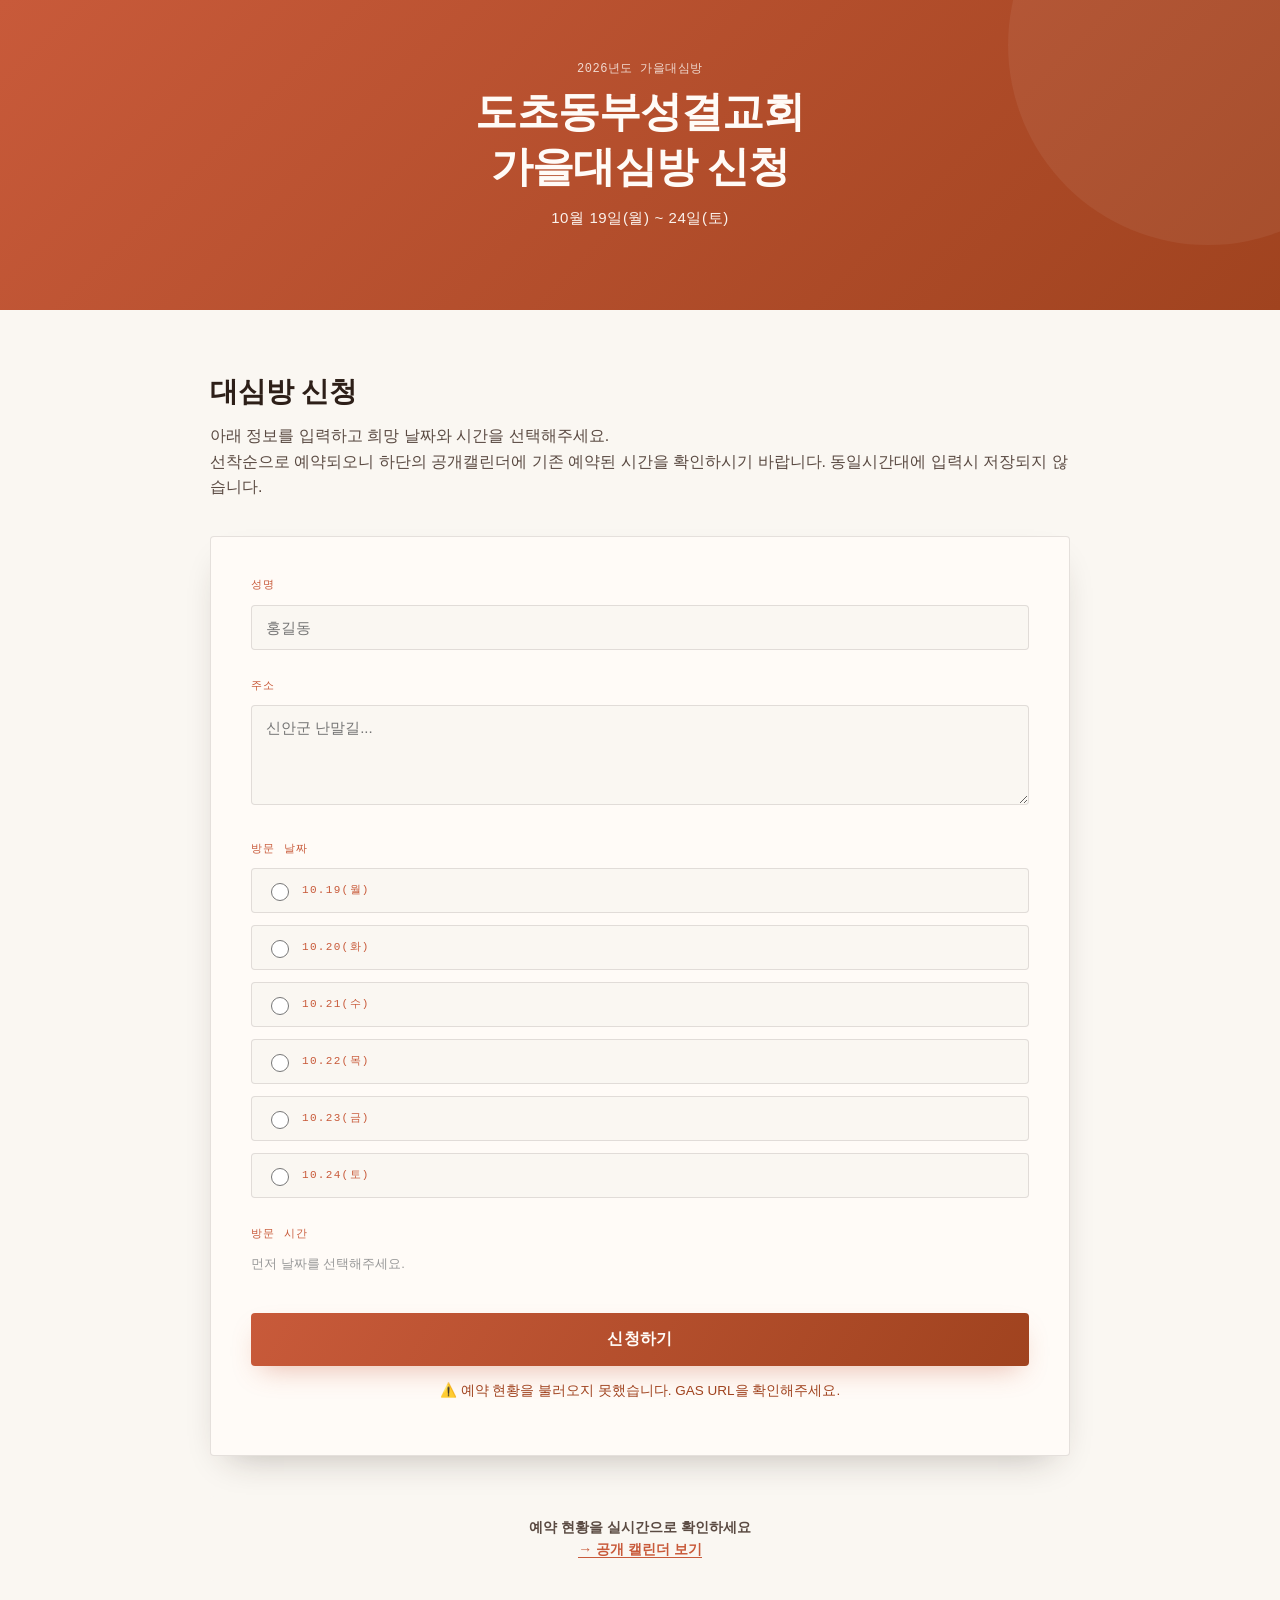
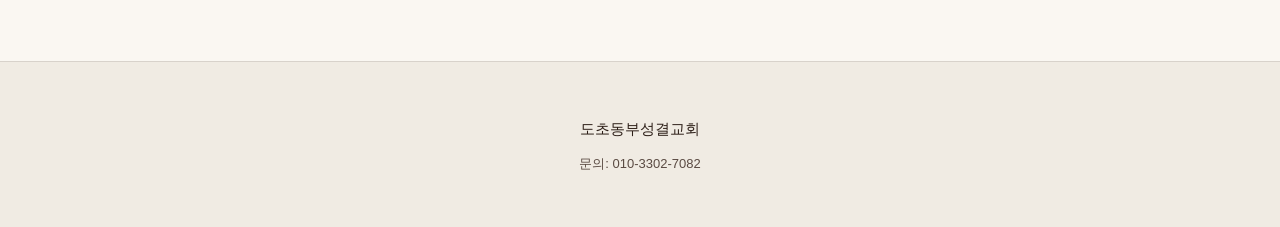
<file: index.html>
<!DOCTYPE html>
<html lang="ko">
<head>
<meta charset="UTF-8">
<meta name="viewport" content="width=device-width, initial-scale=1.0">
<title>도초동부성결교회 가을대심방 신청</title>
<meta name="description" content="2026년 10월 도초동부성결교회 가을대심방 신청 페이지">
<link rel="stylesheet" href="css/style.css">
</head>
<body>

<!-- HEADER -->
<header class="hero">
  <div class="container">
    <p class="subtitle">2026년도 가을대심방</p>
    <h1>도초동부성결교회<br>가을대심방 신청</h1>
    <p>10월 19일(월) ~ 24일(토)</p>
  </div>
</header>

<!-- MAIN FORM PAGE -->
<section class="page">
  <div class="container">
    <h2>대심방 신청</h2>
    <p class="page-lede">아래 정보를 입력하고 희망 날짜와 시간을 선택해주세요.<br>선착순으로 예약되오니 하단의 공개캘린더에 기존 예약된 시간을 확인하시기 바랍니다. 동일시간대에 입력시 저장되지 않습니다.</p>

    <div class="form-card">
      <form id="visitationForm" novalidate>
        
        <!-- 성명 -->
        <div class="field-group">
          <label for="visitorName">성명</label>
          <input type="text" id="visitorName" name="visitorName" placeholder="홍길동" required>
        </div>

        <!-- 주소 -->
        <div class="field-group">
          <label for="visitorAddress">주소</label>
          <textarea id="visitorAddress" name="visitorAddress" placeholder="신안군 난말길..." required></textarea>
        </div>

        <!-- 방문 날짜 -->
        <div class="field-group">
          <label>방문 날짜</label>
          <div class="radio-group" id="dateOptions">
            <!-- 동적으로 생성됨 -->
          </div>
        </div>

        <!-- 방문 시간 -->
        <div class="field-group">
          <label>방문 시간</label>
          <div id="timeOptions">
            <!-- 동적으로 생성됨 -->
          </div>
        </div>

        <button type="submit" class="btn-submit" id="submitBtn">신청하기</button>
        <p class="form-status" id="formStatus"></p>
      </form>
    </div>

    <div style="margin-top:40px;padding:20px;background:#faf7f2;border-radius:4px;text-align:center;">
      <p style="margin:0;color:#5a4a42;font-size:14px;">
        <strong>예약 현황을 실시간으로 확인하세요</strong><br>
        <a href="calendar.html" style="color:#c85a3a;text-decoration:none;font-weight:600;border-bottom:1px solid #c85a3a;">→ 공개 캘린더 보기</a>
      </p>
    </div>
  </div>
</section>

<!-- FOOTER -->
<footer>
  <div class="container">
    <p class="church-name">도초동부성결교회</p>
    <p>문의: 010-3302-7082</p>
  </div>
</footer>

<script src="js/config.js"></script>
<script src="js/form.js"></script>
</body>
</html>
</file>
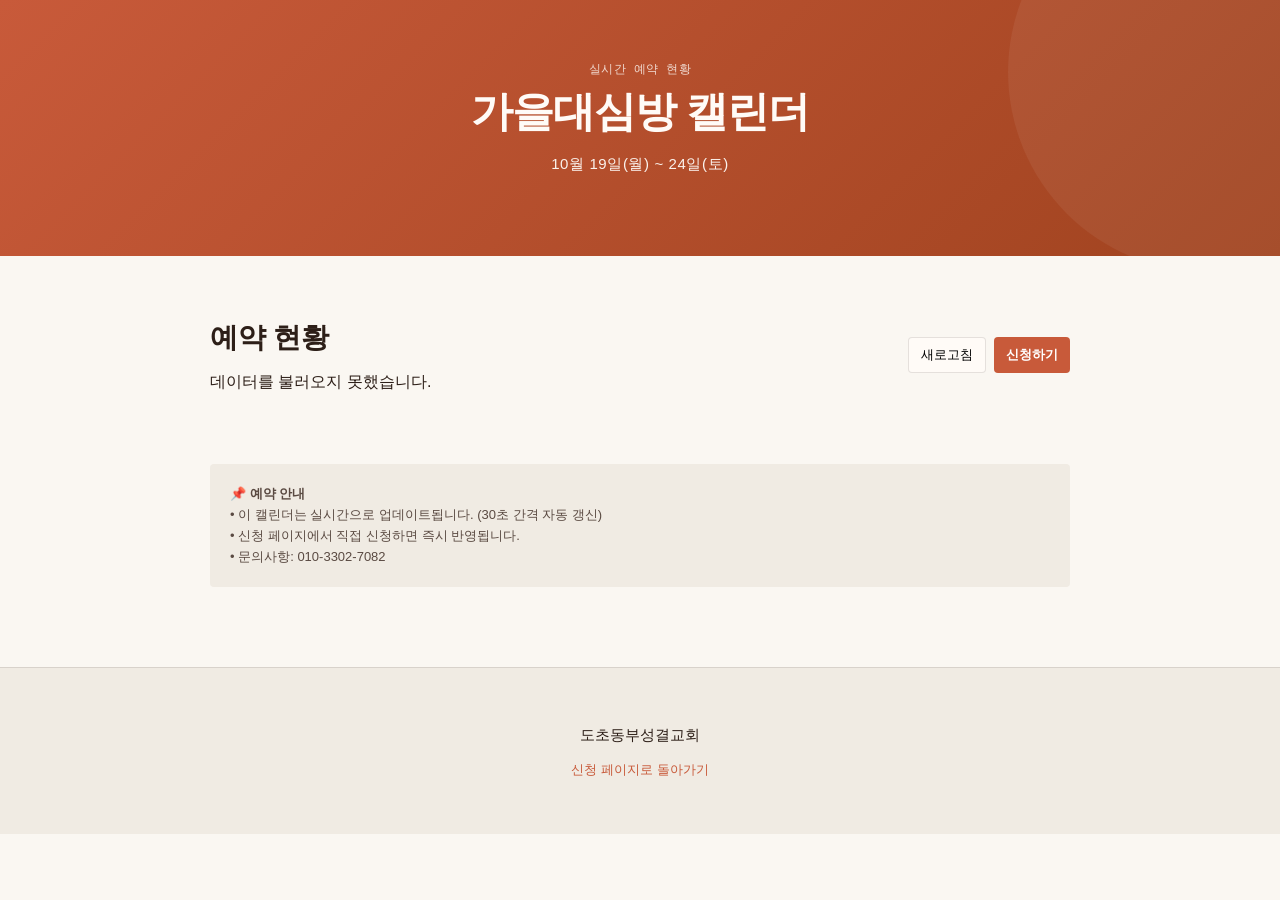
<file: calendar.html>
<!DOCTYPE html>
<html lang="ko">
<head>
<meta charset="UTF-8">
<meta name="viewport" content="width=device-width, initial-scale=1.0">
<title>가을대심방 예약 캘린더 | 도초동부성결교회</title>
<meta name="description" content="2026년 도초동부성결교회 가을대심방 실시간 예약 현황">
<link rel="stylesheet" href="css/style.css">
</head>
<body>

<!-- HEADER -->
<header class="hero">
  <div class="container">
    <p class="subtitle">실시간 예약 현황</p>
    <h1>가을대심방 캘린더</h1>
    <p>10월 19일(월) ~ 24일(토)</p>
  </div>
</header>

<!-- CALENDAR PAGE -->
<section class="page">
  <div class="container">
    <div class="calendar-header">
      <div>
        <h2>예약 현황</h2>
        <div id="calendarStatus" style="margin-top:8px;"></div>
      </div>
      <div class="calendar-controls">
        <button id="calendarRefresh">새로고침</button>
        <a href="index.html" style="display:inline-block;padding:8px 12px;background:#c85a3a;color:#fff;text-decoration:none;border-radius:4px;font-size:13px;font-weight:600;border:none;cursor:pointer;">신청하기</a>
      </div>
    </div>

    <div id="calendarLoading" style="display:none;text-align:center;padding:40px;color:#5a4a42;">
      <div class="loading"></div>
      <p style="margin-top:12px;font-size:13px;">데이터를 불러오는 중입니다...</p>
    </div>

    <div class="calendar-grid" id="calendarGrid">
      <!-- 동적으로 생성됨 -->
    </div>

    <div style="margin-top:40px;padding:20px;background:#f0ebe3;border-radius:4px;">
      <p style="margin:0;color:#5a4a42;font-size:13px;">
        <strong>📌 예약 안내</strong><br>
        • 이 캘린더는 실시간으로 업데이트됩니다. (30초 간격 자동 갱신)<br>
        • 신청 페이지에서 직접 신청하면 즉시 반영됩니다.<br>
        • 문의사항: 010-3302-7082
      </p>
    </div>
  </div>
</section>

<!-- FOOTER -->
<footer>
  <div class="container">
    <p class="church-name">도초동부성결교회</p>
    <p><a href="index.html">신청 페이지로 돌아가기</a></p>
  </div>
</footer>

<script src="js/config.js"></script>
<script src="js/calendar.js"></script>
</body>
</html>
</file>
<file: css/style.css>
/* ============================================================
   도초동부성결교회 가을대심방 신청 사이트
   ============================================================ */
:root {
  --ink:        #2d1f18;
  --ink-soft:   #5a4a42;
  --bg:         #faf7f2;
  --bg-2:       #f0ebe3;
  --accent:     #c85a3a;
  --accent-dark:#a0431f;
  --gold:       #d4a574;
  --gold-soft:  #e8d4b8;
  --success:    #4a7c59;
  --line:       rgba(45,31,24,0.12);
  --white:      #fffbf7;

  --font-display: "Noto Serif KR", serif;
  --font-body:    "Pretendard", "Noto Sans KR", -apple-system, sans-serif;
  --font-mono:    "IBM Plex Mono", monospace;

  --radius: 4px;
  --shadow-card: 0 16px 36px -18px rgba(45,31,24,0.32);
  --shadow-soft: 0 6px 20px -12px rgba(45,31,24,0.22);
}

* { box-sizing: border-box; }
html { scroll-behavior: smooth; }
body {
  margin: 0;
  background: var(--bg);
  color: var(--ink);
  font-family: var(--font-body);
  font-size: 16px;
  line-height: 1.6;
  -webkit-font-smoothing: antialiased;
}

.container {
  width: 100%;
  max-width: 900px;
  margin: 0 auto;
  padding: 0 20px;
}

/* ============================================================
   HEADER / HERO
   ============================================================ */
.hero {
  position: relative;
  padding: 60px 0 80px;
  background: linear-gradient(135deg, var(--accent) 0%, var(--accent-dark) 100%);
  color: var(--white);
  text-align: center;
  overflow: hidden;
}

.hero::before {
  content: "";
  position: absolute;
  top: -50%;
  right: -10%;
  width: 400px;
  height: 400px;
  background: rgba(255, 255, 255, 0.06);
  border-radius: 50%;
  pointer-events: none;
}

.hero .container { position: relative; z-index: 1; }

.hero h1 {
  font-family: var(--font-display);
  font-size: clamp(28px, 5vw, 42px);
  font-weight: 700;
  margin: 0 0 12px;
  letter-spacing: -0.02em;
  line-height: 1.3;
}

.hero p {
  margin: 0;
  font-size: 15px;
  opacity: 0.95;
  letter-spacing: 0.04em;
}

.hero .subtitle {
  font-family: var(--font-mono);
  font-size: 12px;
  margin-bottom: 6px;
  opacity: 0.8;
}

/* ============================================================
   FORM PAGE
   ============================================================ */
.page { padding: 60px 0 80px; }
.page h2 {
  font-family: var(--font-display);
  font-size: 28px;
  margin: 0 0 8px;
}
.page-lede { margin: 0 0 36px; color: var(--ink-soft); }

.form-card {
  background: var(--white);
  border: 1px solid var(--line);
  border-radius: var(--radius);
  padding: 40px;
  box-shadow: var(--shadow-card);
  margin-bottom: 40px;
}

.field-group {
  margin-bottom: 28px;
}

.field-group label {
  display: block;
  font-family: var(--font-mono);
  font-size: 11px;
  letter-spacing: 0.12em;
  text-transform: uppercase;
  color: var(--accent);
  margin-bottom: 10px;
}

.field-group input[type="text"],
.field-group input[type="date"],
.field-group textarea {
  width: 100%;
  padding: 13px 14px;
  font-size: 15px;
  font-family: var(--font-body);
  color: var(--ink);
  background: var(--bg);
  border: 1px solid var(--line);
  border-radius: var(--radius);
  outline-offset: 2px;
  transition: border-color .15s ease, background .15s ease;
}

.field-group input:focus,
.field-group textarea:focus {
  border-color: var(--accent);
  background: var(--white);
}

.field-group textarea {
  resize: vertical;
  min-height: 100px;
  font-family: inherit;
}

/* 라디오/체크박스 그룹 */
.radio-group, .checkbox-group {
  display: grid;
  gap: 12px;
}

.radio-item, .checkbox-item {
  display: flex;
  align-items: center;
  gap: 10px;
  padding: 11px 14px;
  background: var(--bg);
  border: 1px solid var(--line);
  border-radius: var(--radius);
  cursor: pointer;
  transition: background .15s ease, border-color .15s ease;
}

.radio-item:hover, .checkbox-item:hover {
  background: var(--bg-2);
  border-color: var(--accent);
}

.radio-item input[type="radio"],
.checkbox-item input[type="checkbox"] {
  cursor: pointer;
  width: 18px;
  height: 18px;
  accent-color: var(--accent);
}

.radio-item input:checked ~ label,
.checkbox-item input:checked ~ label {
  font-weight: 600;
  color: var(--accent);
}

.radio-item label, .checkbox-item label {
  flex: 1;
  margin: 0;
  cursor: pointer;
  user-select: none;
}

.radio-item.disabled, .checkbox-item.disabled {
  opacity: 0.5;
  pointer-events: none;
  background: #f5f5f5;
}

.radio-item.disabled label, .checkbox-item.disabled label {
  color: #999;
}

.time-grid {
  display: grid;
  grid-template-columns: repeat(auto-fit, minmax(140px, 1fr));
  gap: 12px;
}

.btn-submit {
  width: 100%;
  padding: 16px 20px;
  font-family: var(--font-display);
  font-size: 16px;
  font-weight: 700;
  color: var(--white);
  background: linear-gradient(120deg, var(--accent), var(--accent-dark));
  border: none;
  border-radius: var(--radius);
  cursor: pointer;
  letter-spacing: 0.02em;
  transition: transform .15s ease, box-shadow .15s ease;
  box-shadow: 0 12px 28px -10px rgba(200,90,58,0.4);
  margin-top: 10px;
}

.btn-submit:hover { transform: translateY(-2px); box-shadow: 0 16px 32px -10px rgba(200,90,58,0.5); }
.btn-submit:disabled { opacity: 0.6; cursor: not-allowed; transform: none; }

.form-status {
  margin-top: 14px;
  font-size: 13.5px;
  text-align: center;
  min-height: 18px;
  color: var(--accent-dark);
}

.form-status.is-success { color: var(--success); }

/* ============================================================
   CALENDAR PAGE
   ============================================================ */
.calendar-header {
  display: grid;
  grid-template-columns: 1fr auto;
  align-items: center;
  gap: 20px;
  margin-bottom: 30px;
}

.calendar-controls {
  display: flex;
  gap: 8px;
}

.calendar-controls button {
  padding: 8px 12px;
  font-size: 13px;
  background: var(--white);
  border: 1px solid var(--line);
  border-radius: var(--radius);
  cursor: pointer;
  transition: border-color .15s ease, background .15s ease;
}

.calendar-controls button:hover {
  border-color: var(--accent);
  background: var(--bg-2);
}

.status-badge {
  display: inline-block;
  padding: 6px 12px;
  font-family: var(--font-mono);
  font-size: 11px;
  letter-spacing: 0.08em;
  background: var(--success);
  color: var(--white);
  border-radius: 20px;
}

.status-badge.empty {
  background: #999;
}

.calendar-grid {
  display: grid;
  grid-template-columns: repeat(auto-fit, minmax(220px, 1fr));
  gap: 16px;
  margin-bottom: 40px;
}

.day-card {
  background: var(--white);
  border: 1px solid var(--line);
  border-radius: var(--radius);
  overflow: hidden;
  box-shadow: var(--shadow-soft);
  transition: transform .15s ease, box-shadow .15s ease;
}

.day-card:hover { transform: translateY(-2px); box-shadow: var(--shadow-card); }

.day-header {
  padding: 16px;
  background: var(--accent);
  color: var(--white);
  text-align: center;
  border-bottom: 1px solid var(--line);
}

.day-header .date {
  font-family: var(--font-mono);
  font-size: 13px;
  letter-spacing: 0.05em;
  opacity: 0.9;
  display: block;
  margin-bottom: 4px;
}

.day-header .day-name {
  font-family: var(--font-display);
  font-size: 18px;
  font-weight: 700;
}

.day-slots {
  padding: 14px;
}

.slot {
  padding: 10px 12px;
  margin-bottom: 8px;
  font-size: 13px;
  background: var(--bg);
  border: 1px solid var(--line);
  border-radius: 3px;
  text-align: center;
  border-left: 3px solid var(--accent);
  transition: background .15s ease, border-color .15s ease;
}

.slot.booked {
  background: #f0f0f0;
  border-color: #ccc;
  border-left-color: #999;
  color: #999;
  opacity: 0.6;
}

.slot.available:hover {
  background: var(--bg-2);
  border-color: var(--accent);
}

.slot-label {
  display: block;
  font-weight: 600;
  margin-bottom: 2px;
}

.slot-count {
  display: block;
  font-family: var(--font-mono);
  font-size: 11px;
  opacity: 0.7;
}

/* ============================================================
   FOOTER
   ============================================================ */
footer {
  padding: 40px 0;
  text-align: center;
  color: var(--ink-soft);
  font-size: 13px;
  border-top: 1px solid var(--line);
  background: var(--bg-2);
}

footer .church-name {
  font-family: var(--font-display);
  font-size: 15px;
  color: var(--ink);
  margin-bottom: 6px;
}

footer a {
  color: var(--accent);
  text-decoration: none;
}

footer a:hover { text-decoration: underline; }

/* ============================================================
   UTILITIES
   ============================================================ */
.eyebrow {
  font-family: var(--font-mono);
  font-size: 11px;
  letter-spacing: 0.15em;
  text-transform: uppercase;
  color: var(--accent);
  display: block;
  margin-bottom: 8px;
}

.loading {
  display: inline-block;
  width: 12px;
  height: 12px;
  border: 2px solid var(--line);
  border-top-color: var(--accent);
  border-radius: 50%;
  animation: spin .8s linear infinite;
}

@keyframes spin { to { transform: rotate(360deg); } }

@media (max-width: 640px) {
  .form-card { padding: 24px; }
  .time-grid { grid-template-columns: repeat(auto-fit, minmax(110px, 1fr)); }
  .calendar-grid { grid-template-columns: 1fr; }
  .calendar-header { grid-template-columns: 1fr; }
}
</file>
